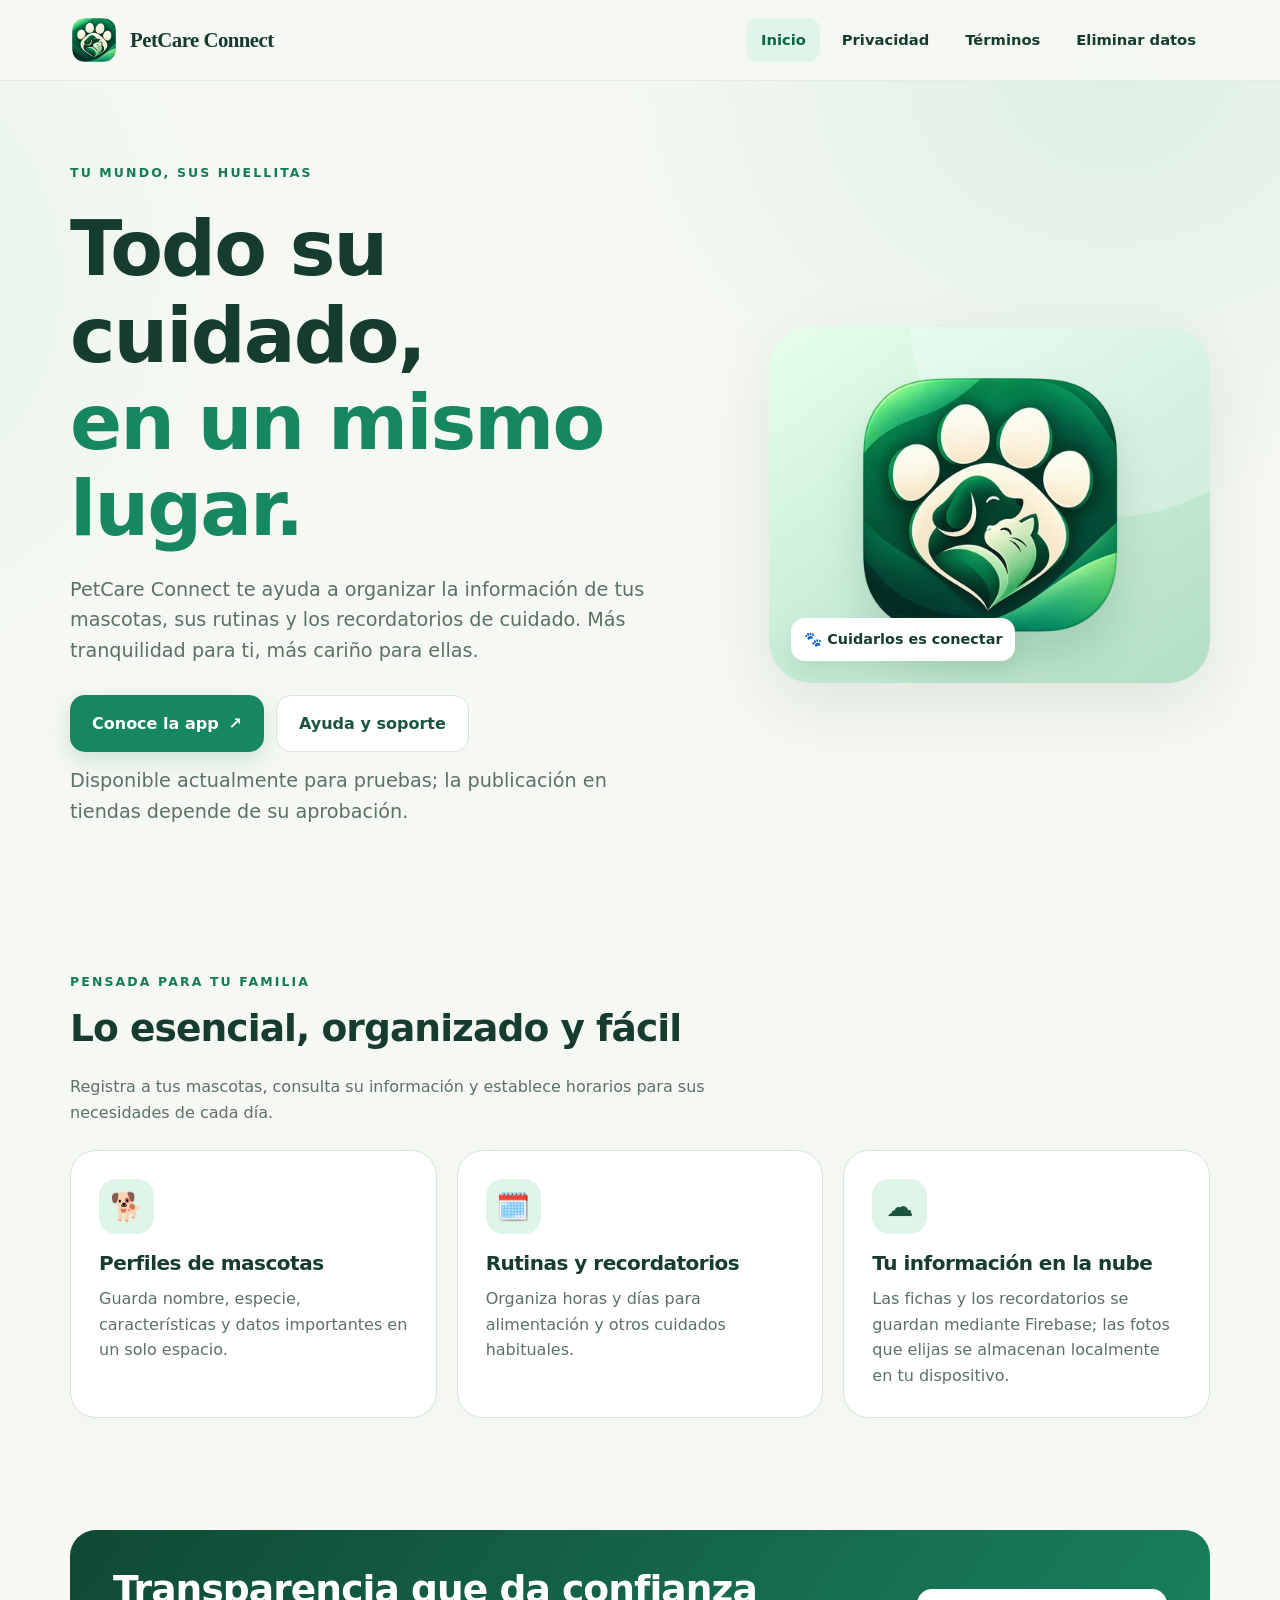
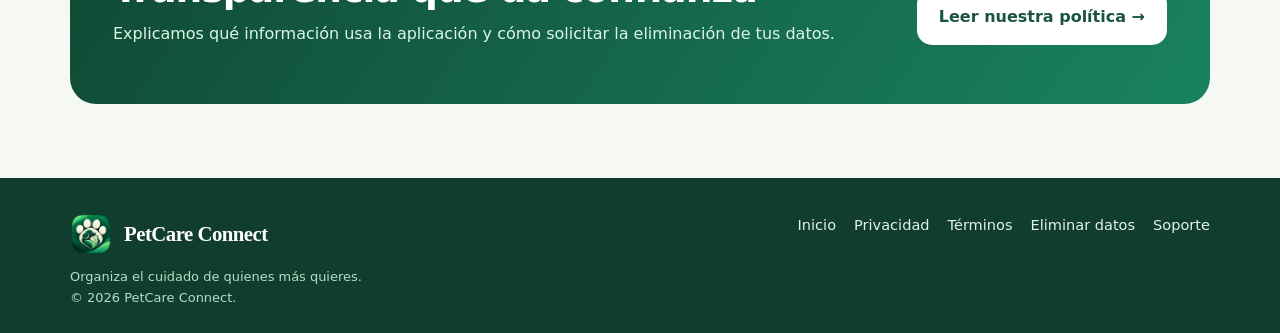
<file: meta-site/index.html>
<!doctype html>
<html lang="es"><head><meta charset="utf-8"><meta name="viewport" content="width=device-width,initial-scale=1"><meta name="theme-color" content="#f6f8f3"><meta name="description" content="PetCare Connect: organiza la información, cuidados y recordatorios de tus mascotas. Consulta nuestros términos, privacidad y soporte."><link rel="icon" type="image/png" href="favicon.png"><link rel="stylesheet" href="styles.css"><title>Inicio · PetCare Connect</title></head>
<body><header class="site-header"><div class="container topbar"><a href="index.html" class="brand" aria-label="PetCare Connect, inicio"><img src="petcare-mark.webp" alt="" width="48" height="48">PetCare Connect</a><button class="mobile-menu" type="button" data-menu aria-expanded="false" aria-controls="menu">☰ Menú</button><nav id="menu" class="topnav" data-nav aria-label="Navegación principal"><a href="index.html" aria-current=page>Inicio</a><a href="privacy.html" >Privacidad</a><a href="terms.html" >Términos</a><a href="delete-data.html" >Eliminar datos</a></nav></div></header>
<main><section class="container hero"><div><span class="eyebrow">Tu mundo, sus huellitas</span><h1>Todo su cuidado,<br><em>en un mismo lugar.</em></h1><p>PetCare Connect te ayuda a organizar la información de tus mascotas, sus rutinas y los recordatorios de cuidado. Más tranquilidad para ti, más cariño para ellas.</p><div class="actions"><a class="btn" href="#funciones">Conoce la app <span aria-hidden="true">↗</span></a><a class="btn ghost" href="delete-data.html">Ayuda y soporte</a></div><p class="hint">Disponible actualmente para pruebas; la publicación en tiendas depende de su aprobación.</p></div><div class="hero-art" aria-label="Logotipo PetCare Connect"><img src="petcare-mark.webp" alt="PetCare Connect: huella con perro y gato" width="280" height="280"><div class="float">🐾 Cuidarlos es conectar</div></div></section>
<section class="section" id="funciones"><div class="container"><div class="section-heading"><div class="eyebrow">Pensada para tu familia</div><h2>Lo esencial, organizado y fácil</h2><p>Registra a tus mascotas, consulta su información y establece horarios para sus necesidades de cada día.</p></div><div class="grid"><article class="card"><div class="card-icon" aria-hidden="true">🐕</div><h3>Perfiles de mascotas</h3><p>Guarda nombre, especie, características y datos importantes en un solo espacio.</p></article><article class="card"><div class="card-icon" aria-hidden="true">🗓️</div><h3>Rutinas y recordatorios</h3><p>Organiza horas y días para alimentación y otros cuidados habituales.</p></article><article class="card"><div class="card-icon" aria-hidden="true">☁️</div><h3>Tu información en la nube</h3><p>Las fichas y los recordatorios se guardan mediante Firebase; las fotos que elijas se almacenan localmente en tu dispositivo.</p></article></div></div></section>
<section class="section"><div class="container"><div class="callout"><div><h2>Transparencia que da confianza</h2><p>Explicamos qué información usa la aplicación y cómo solicitar la eliminación de tus datos.</p></div><a class="btn" href="privacy.html">Leer nuestra política →</a></div></div></section></main>
<footer><div class="container foot"><div><a href="index.html" class="brand"><img src="petcare-mark.webp" alt="" width="42" height="42">PetCare Connect</a><small>Organiza el cuidado de quienes más quieres.<br>© 2026 PetCare Connect.</small></div><nav aria-label="Enlaces legales"><a href="index.html" aria-current=page>Inicio</a><a href="privacy.html" >Privacidad</a><a href="terms.html" >Términos</a><a href="delete-data.html" >Eliminar datos</a><a href="mailto:petcareconnect.soporte@gmail.com">Soporte</a></nav></div></footer><script defer src="site.js"></script></body></html>
</file>
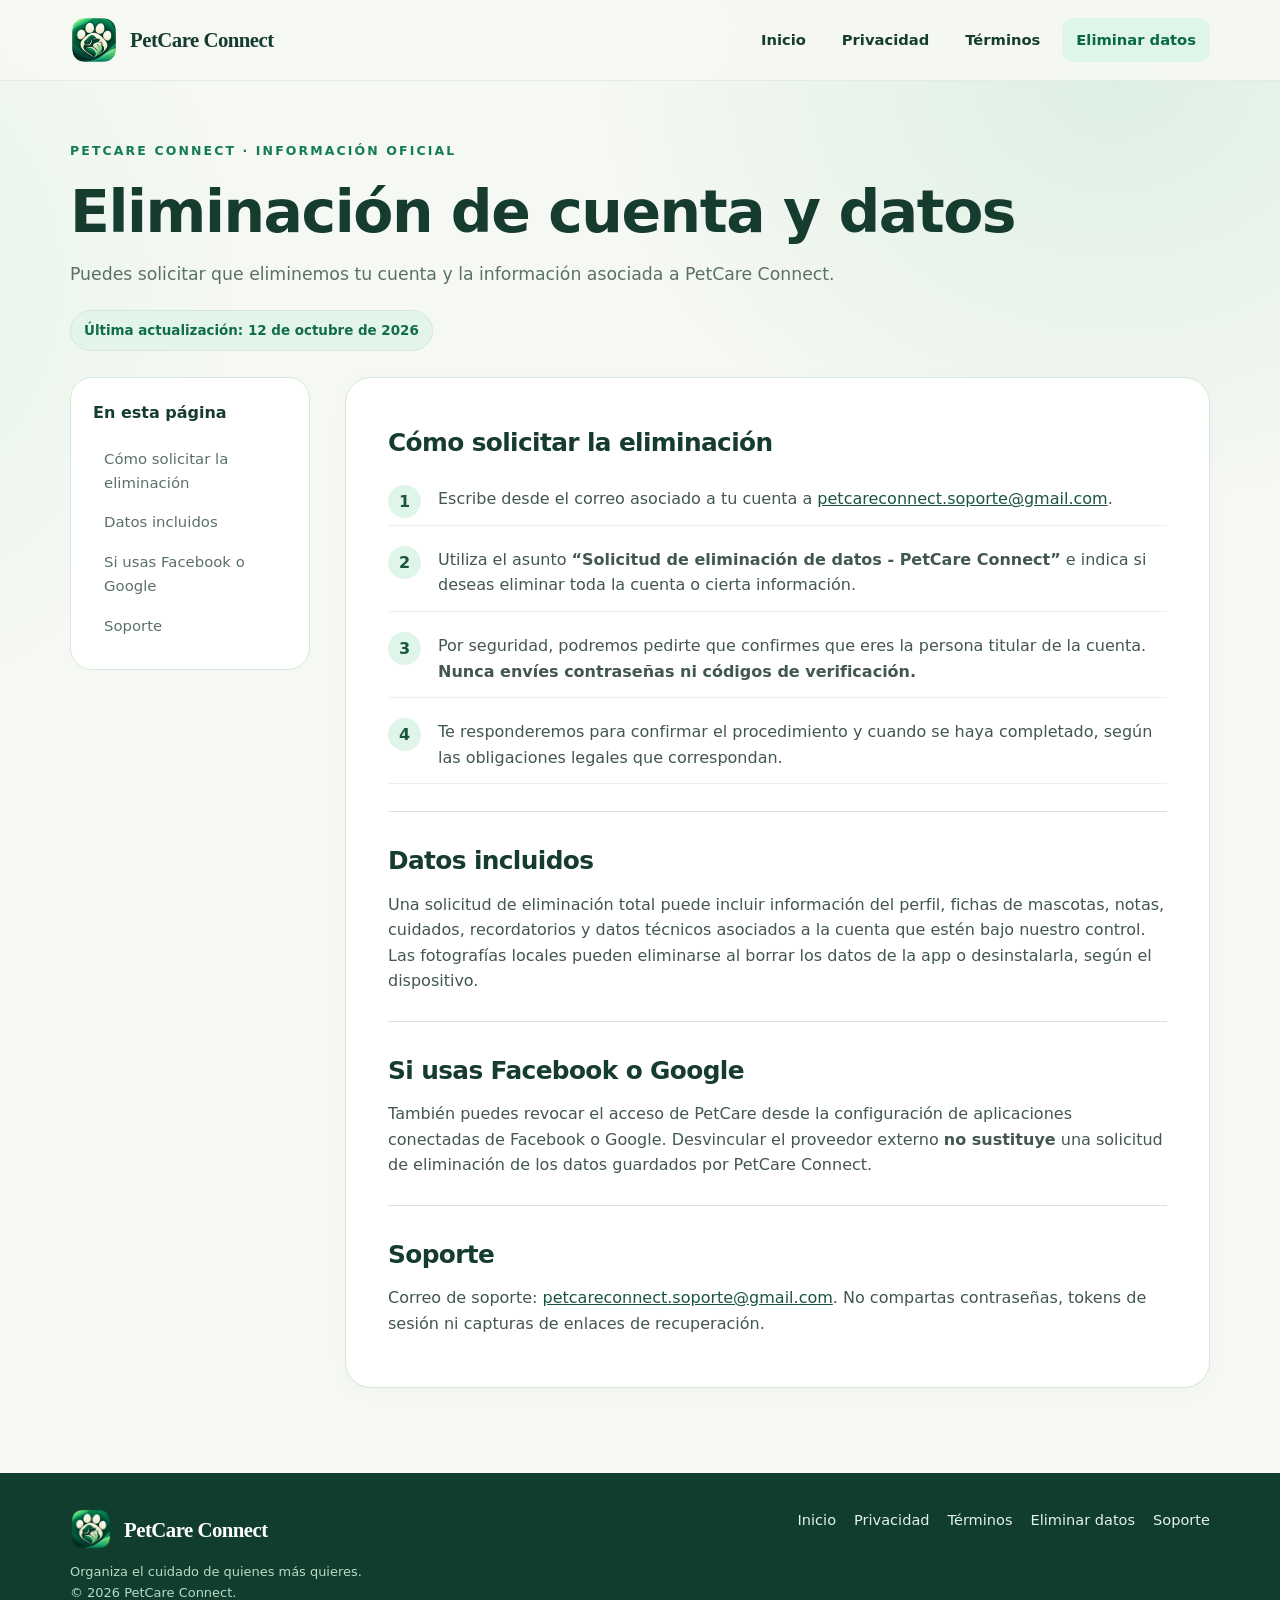
<file: meta-site/delete-data.html>
<!doctype html>
<html lang="es"><head><meta charset="utf-8"><meta name="viewport" content="width=device-width,initial-scale=1"><meta name="theme-color" content="#f6f8f3"><meta name="description" content="PetCare Connect: organiza la información, cuidados y recordatorios de tus mascotas. Consulta nuestros términos, privacidad y soporte."><link rel="icon" type="image/png" href="favicon.png"><link rel="stylesheet" href="styles.css"><title>Eliminación de cuenta y datos · PetCare Connect</title></head>
<body><header class="site-header"><div class="container topbar"><a href="index.html" class="brand" aria-label="PetCare Connect, inicio"><img src="petcare-mark.webp" alt="" width="48" height="48">PetCare Connect</a><button class="mobile-menu" type="button" data-menu aria-expanded="false" aria-controls="menu">☰ Menú</button><nav id="menu" class="topnav" data-nav aria-label="Navegación principal"><a href="index.html" >Inicio</a><a href="privacy.html" >Privacidad</a><a href="terms.html" >Términos</a><a href="delete-data.html" aria-current=page>Eliminar datos</a></nav></div></header>
<main class="container"><div class="page-hero"><span class="eyebrow">PetCare Connect · Información oficial</span><h1>Eliminación de cuenta y datos</h1><p>Puedes solicitar que eliminemos tu cuenta y la información asociada a PetCare Connect.</p><div class="chip">Última actualización: 12 de octubre de 2026</div></div><div class="doc-layout"><aside class="toc"><strong>En esta página</strong><a href="#solicitud">Cómo solicitar la eliminación</a><a href="#incluye">Datos incluidos</a><a href="#facebook">Si usas Facebook o Google</a><a href="#contacto">Soporte</a></aside><article class="article"><section id="solicitud"><h2>Cómo solicitar la eliminación</h2><ol class="steps"><li>Escribe desde el correo asociado a tu cuenta a <a href="mailto:petcareconnect.soporte@gmail.com?subject=Solicitud%20de%20eliminaci%C3%B3n%20de%20datos%20-%20PetCare%20Connect">petcareconnect.soporte@gmail.com</a>.</li><li>Utiliza el asunto <strong>“Solicitud de eliminación de datos - PetCare Connect”</strong> e indica si deseas eliminar toda la cuenta o cierta información.</li><li>Por seguridad, podremos pedirte que confirmes que eres la persona titular de la cuenta. <strong>Nunca envíes contraseñas ni códigos de verificación.</strong></li><li>Te responderemos para confirmar el procedimiento y cuando se haya completado, según las obligaciones legales que correspondan.</li></ol></section><section id="incluye"><h2>Datos incluidos</h2><p>Una solicitud de eliminación total puede incluir información del perfil, fichas de mascotas, notas, cuidados, recordatorios y datos técnicos asociados a la cuenta que estén bajo nuestro control. Las fotografías locales pueden eliminarse al borrar los datos de la app o desinstalarla, según el dispositivo.</p></section><section id="facebook"><h2>Si usas Facebook o Google</h2><p>También puedes revocar el acceso de PetCare desde la configuración de aplicaciones conectadas de Facebook o Google. Desvincular el proveedor externo <strong>no sustituye</strong> una solicitud de eliminación de los datos guardados por PetCare Connect.</p></section><section id="contacto"><h2>Soporte</h2><p>Correo de soporte: <a href="mailto:petcareconnect.soporte@gmail.com">petcareconnect.soporte@gmail.com</a>. No compartas contraseñas, tokens de sesión ni capturas de enlaces de recuperación.</p></section></article></div></main>
<footer><div class="container foot"><div><a href="index.html" class="brand"><img src="petcare-mark.webp" alt="" width="42" height="42">PetCare Connect</a><small>Organiza el cuidado de quienes más quieres.<br>© 2026 PetCare Connect.</small></div><nav aria-label="Enlaces legales"><a href="index.html" >Inicio</a><a href="privacy.html" >Privacidad</a><a href="terms.html" >Términos</a><a href="delete-data.html" aria-current=page>Eliminar datos</a><a href="mailto:petcareconnect.soporte@gmail.com">Soporte</a></nav></div></footer><script defer src="site.js"></script></body></html>
</file>
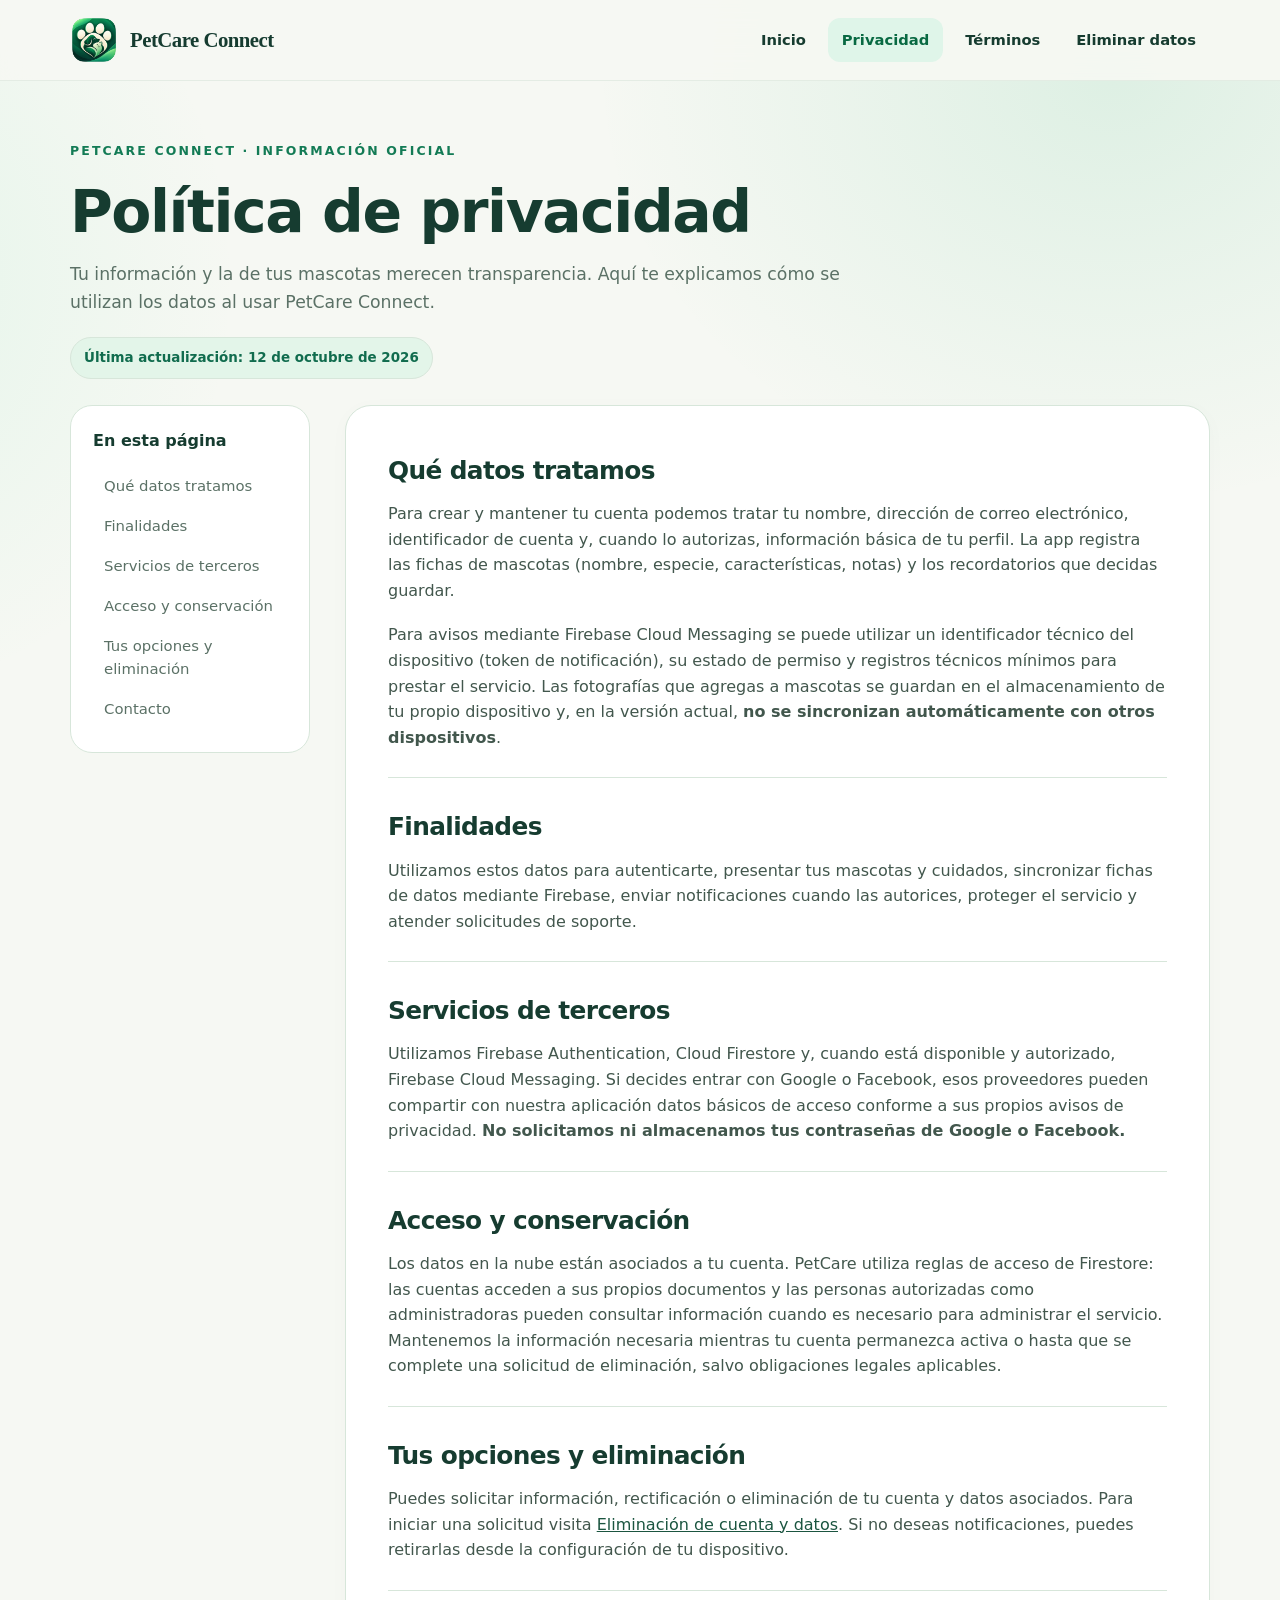
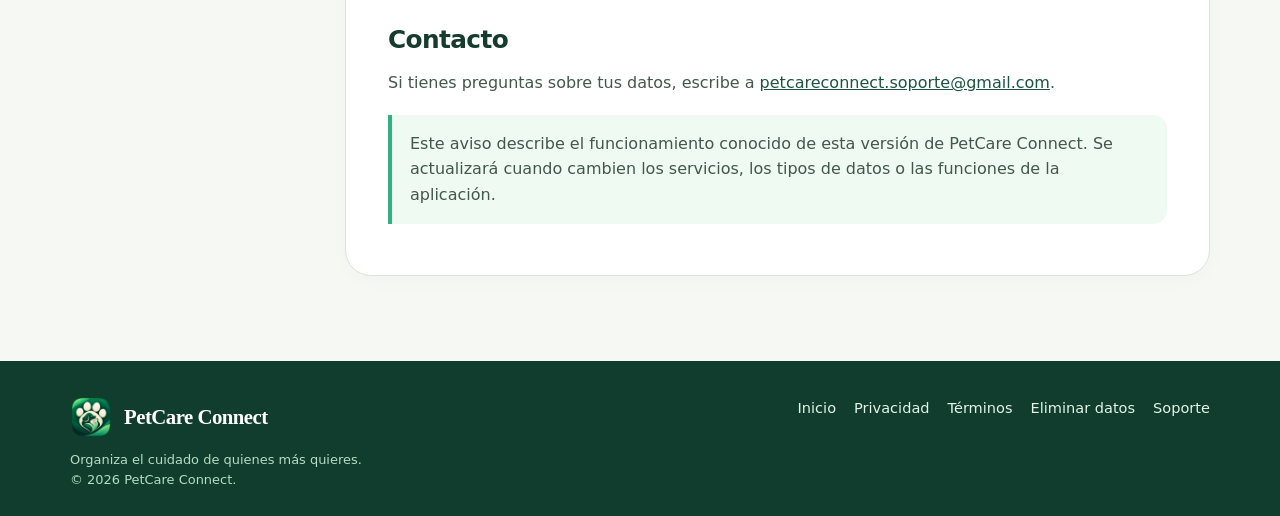
<file: meta-site/privacy.html>
<!doctype html>
<html lang="es"><head><meta charset="utf-8"><meta name="viewport" content="width=device-width,initial-scale=1"><meta name="theme-color" content="#f6f8f3"><meta name="description" content="PetCare Connect: organiza la información, cuidados y recordatorios de tus mascotas. Consulta nuestros términos, privacidad y soporte."><link rel="icon" type="image/png" href="favicon.png"><link rel="stylesheet" href="styles.css"><title>Política de privacidad · PetCare Connect</title></head>
<body><header class="site-header"><div class="container topbar"><a href="index.html" class="brand" aria-label="PetCare Connect, inicio"><img src="petcare-mark.webp" alt="" width="48" height="48">PetCare Connect</a><button class="mobile-menu" type="button" data-menu aria-expanded="false" aria-controls="menu">☰ Menú</button><nav id="menu" class="topnav" data-nav aria-label="Navegación principal"><a href="index.html" >Inicio</a><a href="privacy.html" aria-current=page>Privacidad</a><a href="terms.html" >Términos</a><a href="delete-data.html" >Eliminar datos</a></nav></div></header>
<main class="container"><div class="page-hero"><span class="eyebrow">PetCare Connect · Información oficial</span><h1>Política de privacidad</h1><p>Tu información y la de tus mascotas merecen transparencia. Aquí te explicamos cómo se utilizan los datos al usar PetCare Connect.</p><div class="chip">Última actualización: 12 de octubre de 2026</div></div><div class="doc-layout"><aside class="toc"><strong>En esta página</strong><a href="#datos">Qué datos tratamos</a><a href="#uso">Finalidades</a><a href="#terceros">Servicios de terceros</a><a href="#proteccion">Acceso y conservación</a><a href="#derechos">Tus opciones y eliminación</a><a href="#contacto">Contacto</a></aside><article class="article"><section id="datos"><h2>Qué datos tratamos</h2><p>Para crear y mantener tu cuenta podemos tratar tu nombre, dirección de correo electrónico, identificador de cuenta y, cuando lo autorizas, información básica de tu perfil. La app registra las fichas de mascotas (nombre, especie, características, notas) y los recordatorios que decidas guardar.</p><p>Para avisos mediante Firebase Cloud Messaging se puede utilizar un identificador técnico del dispositivo (token de notificación), su estado de permiso y registros técnicos mínimos para prestar el servicio. Las fotografías que agregas a mascotas se guardan en el almacenamiento de tu propio dispositivo y, en la versión actual, <strong>no se sincronizan automáticamente con otros dispositivos</strong>.</p></section><section id="uso"><h2>Finalidades</h2><p>Utilizamos estos datos para autenticarte, presentar tus mascotas y cuidados, sincronizar fichas de datos mediante Firebase, enviar notificaciones cuando las autorices, proteger el servicio y atender solicitudes de soporte.</p></section><section id="terceros"><h2>Servicios de terceros</h2><p>Utilizamos Firebase Authentication, Cloud Firestore y, cuando está disponible y autorizado, Firebase Cloud Messaging. Si decides entrar con Google o Facebook, esos proveedores pueden compartir con nuestra aplicación datos básicos de acceso conforme a sus propios avisos de privacidad. <strong>No solicitamos ni almacenamos tus contraseñas de Google o Facebook.</strong></p></section><section id="proteccion"><h2>Acceso y conservación</h2><p>Los datos en la nube están asociados a tu cuenta. PetCare utiliza reglas de acceso de Firestore: las cuentas acceden a sus propios documentos y las personas autorizadas como administradoras pueden consultar información cuando es necesario para administrar el servicio. Mantenemos la información necesaria mientras tu cuenta permanezca activa o hasta que se complete una solicitud de eliminación, salvo obligaciones legales aplicables.</p></section><section id="derechos"><h2>Tus opciones y eliminación</h2><p>Puedes solicitar información, rectificación o eliminación de tu cuenta y datos asociados. Para iniciar una solicitud visita <a href="delete-data.html">Eliminación de cuenta y datos</a>. Si no deseas notificaciones, puedes retirarlas desde la configuración de tu dispositivo.</p></section><section id="contacto"><h2>Contacto</h2><p>Si tienes preguntas sobre tus datos, escribe a <a href="mailto:petcareconnect.soporte@gmail.com">petcareconnect.soporte@gmail.com</a>.</p><p class="notice">Este aviso describe el funcionamiento conocido de esta versión de PetCare Connect. Se actualizará cuando cambien los servicios, los tipos de datos o las funciones de la aplicación.</p></section></article></div></main>
<footer><div class="container foot"><div><a href="index.html" class="brand"><img src="petcare-mark.webp" alt="" width="42" height="42">PetCare Connect</a><small>Organiza el cuidado de quienes más quieres.<br>© 2026 PetCare Connect.</small></div><nav aria-label="Enlaces legales"><a href="index.html" >Inicio</a><a href="privacy.html" aria-current=page>Privacidad</a><a href="terms.html" >Términos</a><a href="delete-data.html" >Eliminar datos</a><a href="mailto:petcareconnect.soporte@gmail.com">Soporte</a></nav></div></footer><script defer src="site.js"></script></body></html>
</file>
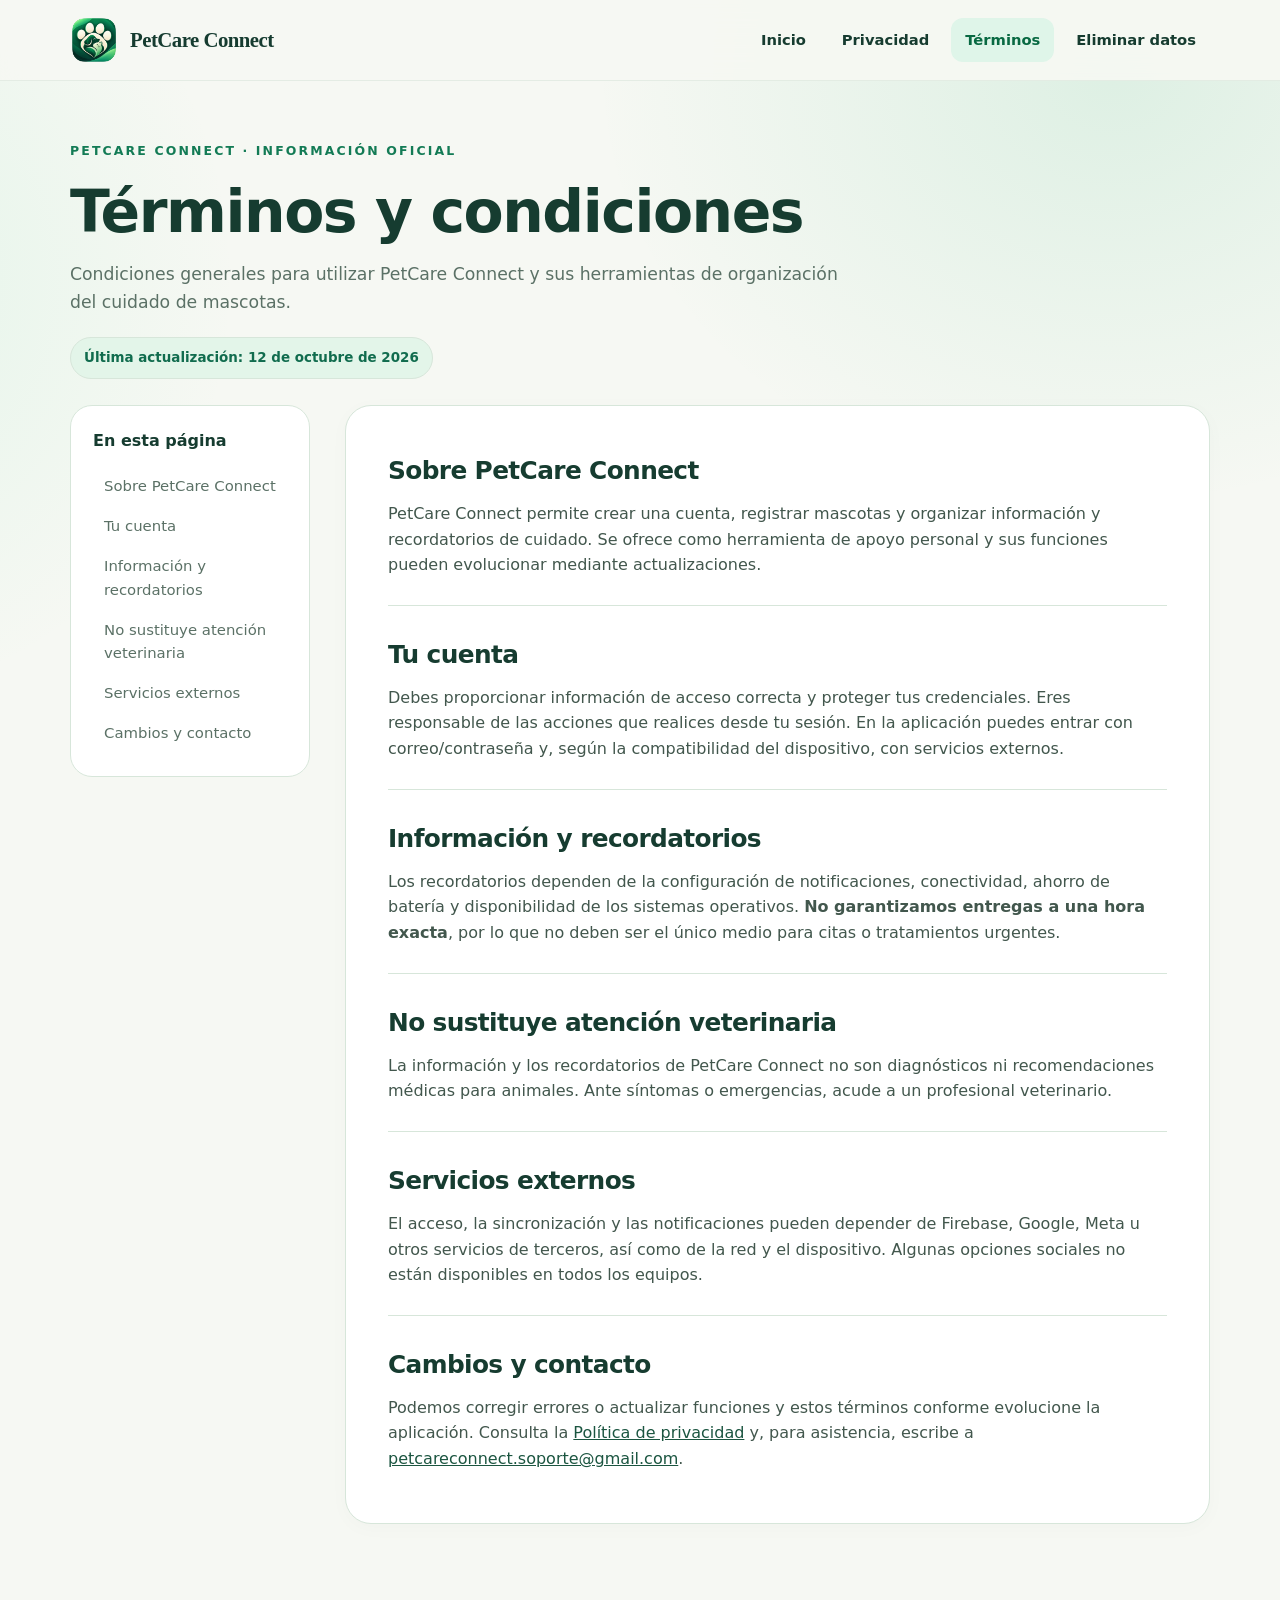
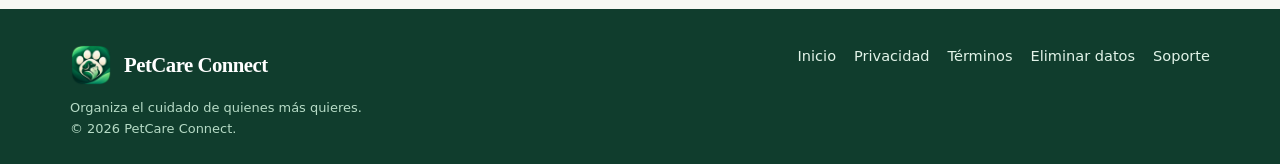
<file: meta-site/terms.html>
<!doctype html>
<html lang="es"><head><meta charset="utf-8"><meta name="viewport" content="width=device-width,initial-scale=1"><meta name="theme-color" content="#f6f8f3"><meta name="description" content="PetCare Connect: organiza la información, cuidados y recordatorios de tus mascotas. Consulta nuestros términos, privacidad y soporte."><link rel="icon" type="image/png" href="favicon.png"><link rel="stylesheet" href="styles.css"><title>Términos y condiciones · PetCare Connect</title></head>
<body><header class="site-header"><div class="container topbar"><a href="index.html" class="brand" aria-label="PetCare Connect, inicio"><img src="petcare-mark.webp" alt="" width="48" height="48">PetCare Connect</a><button class="mobile-menu" type="button" data-menu aria-expanded="false" aria-controls="menu">☰ Menú</button><nav id="menu" class="topnav" data-nav aria-label="Navegación principal"><a href="index.html" >Inicio</a><a href="privacy.html" >Privacidad</a><a href="terms.html" aria-current=page>Términos</a><a href="delete-data.html" >Eliminar datos</a></nav></div></header>
<main class="container"><div class="page-hero"><span class="eyebrow">PetCare Connect · Información oficial</span><h1>Términos y condiciones</h1><p>Condiciones generales para utilizar PetCare Connect y sus herramientas de organización del cuidado de mascotas.</p><div class="chip">Última actualización: 12 de octubre de 2026</div></div><div class="doc-layout"><aside class="toc"><strong>En esta página</strong><a href="#servicio">Sobre PetCare Connect</a><a href="#cuenta">Tu cuenta</a><a href="#recordatorios">Información y recordatorios</a><a href="#veterinaria">No sustituye atención veterinaria</a><a href="#servicios">Servicios externos</a><a href="#cambios">Cambios y contacto</a></aside><article class="article"><section id="servicio"><h2>Sobre PetCare Connect</h2><p>PetCare Connect permite crear una cuenta, registrar mascotas y organizar información y recordatorios de cuidado. Se ofrece como herramienta de apoyo personal y sus funciones pueden evolucionar mediante actualizaciones.</p></section><section id="cuenta"><h2>Tu cuenta</h2><p>Debes proporcionar información de acceso correcta y proteger tus credenciales. Eres responsable de las acciones que realices desde tu sesión. En la aplicación puedes entrar con correo/contraseña y, según la compatibilidad del dispositivo, con servicios externos.</p></section><section id="recordatorios"><h2>Información y recordatorios</h2><p>Los recordatorios dependen de la configuración de notificaciones, conectividad, ahorro de batería y disponibilidad de los sistemas operativos. <strong>No garantizamos entregas a una hora exacta</strong>, por lo que no deben ser el único medio para citas o tratamientos urgentes.</p></section><section id="veterinaria"><h2>No sustituye atención veterinaria</h2><p>La información y los recordatorios de PetCare Connect no son diagnósticos ni recomendaciones médicas para animales. Ante síntomas o emergencias, acude a un profesional veterinario.</p></section><section id="servicios"><h2>Servicios externos</h2><p>El acceso, la sincronización y las notificaciones pueden depender de Firebase, Google, Meta u otros servicios de terceros, así como de la red y el dispositivo. Algunas opciones sociales no están disponibles en todos los equipos.</p></section><section id="cambios"><h2>Cambios y contacto</h2><p>Podemos corregir errores o actualizar funciones y estos términos conforme evolucione la aplicación. Consulta la <a href="privacy.html">Política de privacidad</a> y, para asistencia, escribe a <a href="mailto:petcareconnect.soporte@gmail.com">petcareconnect.soporte@gmail.com</a>.</p></section></article></div></main>
<footer><div class="container foot"><div><a href="index.html" class="brand"><img src="petcare-mark.webp" alt="" width="42" height="42">PetCare Connect</a><small>Organiza el cuidado de quienes más quieres.<br>© 2026 PetCare Connect.</small></div><nav aria-label="Enlaces legales"><a href="index.html" >Inicio</a><a href="privacy.html" >Privacidad</a><a href="terms.html" aria-current=page>Términos</a><a href="delete-data.html" >Eliminar datos</a><a href="mailto:petcareconnect.soporte@gmail.com">Soporte</a></nav></div></footer><script defer src="site.js"></script></body></html>
</file>
<file: meta-site/styles.css>
:root{--bg:#f6f8f3;--surface:#fff;--ink:#163c30;--ink2:#1b5540;--green:#178761;--green2:#31b181;--mint:#dff5e9;--muted:#5b7166;--border:#d7e6da;--shadow:0 22px 68px rgba(18,62,42,.10);--radius:26px}
*{box-sizing:border-box}html{scroll-behavior:smooth}body{margin:0;background:var(--bg);color:var(--ink);font-family:'DM Sans',system-ui,-apple-system,'Segoe UI',sans-serif;line-height:1.6;-webkit-font-smoothing:antialiased}
body::before{content:'';position:absolute;z-index:-1;left:0;right:0;top:0;height:740px;background:radial-gradient(ellipse 45% 65% at 87% 10%,rgba(45,180,116,.12),transparent 90%),radial-gradient(ellipse 32% 60% at -12% 38%,rgba(107,225,169,.13),transparent 95%)}
a{color:var(--ink2)}a:hover{color:var(--green)}a:focus-visible,button:focus-visible,input:focus-visible{outline:3px solid #43bd88;outline-offset:4px}img{max-width:100%;height:auto}h1,h2,h3{font-family:'Outfit',system-ui,sans-serif;line-height:1.13;letter-spacing:-.025em}h1{font-size:clamp(2.55rem,6vw,5rem);font-weight:800;margin:.28em 0}h2{font-size:clamp(1.65rem,3vw,2.35rem);margin:.4em 0 .65em}h3{font-size:1.25rem}p{margin:.7em 0 1.2em}header.site-header{position:sticky;top:0;z-index:5;background:rgba(246,248,243,.94);backdrop-filter:blur(16px);border-bottom:1px solid rgba(22,92,57,.08)}
.container{width:min(1140px,calc(100% - 44px));margin-inline:auto}.topbar{display:flex;align-items:center;justify-content:space-between;gap:20px;min-height:80px}.brand{display:flex;align-items:center;gap:12px;text-decoration:none;color:var(--ink);font-family:'Outfit';font-size:1.3rem;font-weight:800;letter-spacing:-.025em}.brand img{width:48px;height:48px;border-radius:14px}.topnav{display:flex;align-items:center;gap:8px}.topnav a{text-decoration:none;font-weight:700;font-size:.92rem;padding:10px 14px;border-radius:12px;color:var(--ink)}.topnav a:hover,.topnav a[aria-current=page]{background:var(--mint);color:#086942}.mobile-menu{display:none;border:1px solid var(--border);padding:9px 12px;border-radius:12px;background:#fff;color:var(--ink);font:inherit;font-weight:700;cursor:pointer}
.hero{padding:78px 0 84px;display:grid;grid-template-columns:1.18fr .82fr;gap:65px;align-items:center}.eyebrow{color:#137b55;text-transform:uppercase;letter-spacing:.17em;font-size:.78rem;font-weight:800}.hero h1 em{color:var(--green);font-style:normal}.hero p{color:var(--muted);font-size:1.2rem;max-width:600px}.actions{display:flex;flex-wrap:wrap;gap:12px;margin-top:28px}.btn{display:inline-flex;align-items:center;justify-content:center;gap:10px;border:0;border-radius:15px;padding:15px 22px;font-weight:800;font-size:1rem;text-decoration:none;cursor:pointer;transition:transform .17s,box-shadow .17s;background:var(--green);color:#fff;box-shadow:0 8px 22px rgba(21,135,91,.19)}.btn:hover{transform:translateY(-2px);color:#fff}.btn.ghost{background:#fff;color:var(--ink2);border:1px solid var(--border);box-shadow:none}.btn.ghost:hover{color:var(--green)}.hero-art{border-radius:42px;background:linear-gradient(145deg,#e7ffed,#c9edd9 50%,#b3dec4);padding:38px;box-shadow:var(--shadow);position:relative;min-height:350px;display:grid;place-items:center;overflow:hidden}.hero-art::before{content:'';position:absolute;background:rgba(255,255,255,.27);height:400px;width:400px;border-radius:100%;top:-210px;right:-100px}.hero-art img{width:min(280px,95%);filter:drop-shadow(0 26px 20px rgba(7,64,38,.15));position:relative}.chip{display:inline-flex;padding:9px 13px;border:1px solid var(--border);border-radius:999px;color:#116c4e;background:#e3f5e9;font-weight:800;font-size:.84rem}.hero-art .float{position:absolute;bottom:22px;left:22px;border-radius:14px;background:#fff;padding:10px 13px;box-shadow:0 12px 24px rgba(17,93,59,.1);font-weight:800;font-size:.9rem}.section{padding:38px 0 74px}.section-heading{max-width:660px;margin-bottom:25px}.section-heading p{color:var(--muted)}.grid{display:grid;grid-template-columns:repeat(3,1fr);gap:20px}.card{background:#fff;border-radius:var(--radius);border:1px solid var(--border);padding:28px;box-shadow:0 4px 20px rgba(15,54,39,.025)}.card-icon{display:grid;place-items:center;width:55px;height:55px;border-radius:17px;background:var(--mint);color:var(--ink2);font-size:1.7rem}.card h3{margin:18px 0 7px}.card p{color:var(--muted);margin-bottom:0}.callout{background:linear-gradient(125deg,#104934,#198260);padding:38px 43px;color:#fff;border-radius:var(--radius);display:flex;gap:20px;align-items:center;justify-content:space-between}.callout p{color:#ddf5e8;max-width:740px}.callout h2{margin:0}.callout .btn{background:#fff;color:var(--ink2);box-shadow:none}.callout .btn:hover{color:var(--green)}
.page-hero{padding:56px 0 26px}.page-hero h1{font-size:clamp(2.35rem,5vw,3.65rem)}.page-hero p{max-width:780px;font-size:1.08rem;color:var(--muted)}.doc-layout{display:grid;grid-template-columns:240px 1fr;gap:35px;align-items:start;padding-bottom:85px}.toc{position:sticky;top:106px;background:#fff;border:1px solid var(--border);border-radius:22px;padding:22px}.toc strong{display:block;margin-bottom:14px}.toc a{display:block;text-decoration:none;padding:8px 11px;color:var(--muted);font-size:.93rem;border-radius:10px}.toc a:hover{color:var(--green);background:var(--mint)}.article{background:#fff;border:1px solid var(--border);border-radius:26px;padding:32px 42px;box-shadow:0 4px 20px rgba(15,54,39,.025);overflow-wrap:anywhere}.article section+section{border-top:1px solid var(--border);padding-top:16px;margin-top:27px}.article p,.article li{color:#42574d}.article li{margin-bottom:8px}.article h2{font-size:1.55rem;margin-top:19px}.article ul{padding-left:24px}.notice{border-left:4px solid var(--green2);background:#effaf2;padding:16px 18px;border-radius:0 14px 14px 0}.steps{counter-reset:step;list-style:none;padding:0}.steps li{counter-increment:step;padding:13px 0 13px 50px;position:relative;border-bottom:1px solid #e9f1ea}.steps li:before{content:counter(step);width:33px;height:33px;border-radius:100%;position:absolute;left:0;top:12px;background:var(--mint);color:var(--ink2);display:grid;place-items:center;font-weight:800}
footer{background:#103d2d;color:#e8f6ee;padding:35px 0 25px}.foot{display:flex;align-items:flex-start;justify-content:space-between;gap:20px}.foot .brand{color:#fff}.foot nav{display:flex;gap:18px;flex-wrap:wrap}.foot nav a{color:#e2f4e9;text-decoration:none;font-size:.91rem}.foot small{color:#b6dbc6;display:block;margin-top:12px;font-size:.81rem}.foot .brand img{width:42px;height:42px}

.auth-area{min-height:calc(100dvh - 170px);padding:36px 0 60px;display:grid;place-items:center}.auth-shell{width:min(960px,100%);display:grid;grid-template-columns:.85fr 1.15fr;background:#fff;border:1px solid var(--border);border-radius:30px;box-shadow:var(--shadow);overflow:hidden}.auth-aside{background:linear-gradient(148deg,#0b4c35,#199565);padding:46px;color:white;position:relative}.auth-aside img{width:125px;border-radius:28px;filter:drop-shadow(0 14px 17px rgba(0,0,0,.18))}.auth-aside h2{font-size:2.65rem;margin:22px 0}.auth-aside p{color:#dcf5e7}.auth-panel{padding:48px;align-self:center}.auth-panel h1{font-size:clamp(2rem,4vw,2.55rem);margin:13px 0}.auth-panel p{color:var(--muted)}.auth-box{background:#eaf7ee;border:1px solid #cdecd9;border-radius:15px;color:#0c6745;padding:12px 14px;overflow-wrap:anywhere;font-size:.9rem}.form-row{margin-top:18px}.form-row label{display:block;font-weight:800;margin:0 0 7px}.field{display:flex;align-items:center;gap:8px;border:1.5px solid var(--border);border-radius:14px;padding:0 12px;background:#fff}.field:focus-within{border-color:var(--green2);box-shadow:0 0 0 4px #2bb47721}.field input{border:0;outline:0;padding:15px 0;flex:1;min-width:0;color:var(--ink);font:inherit;font-size:1rem}.field button{border:0;background:none;padding:8px;font:inherit;cursor:pointer;color:var(--ink2)}.hint{font-size:.82rem;color:var(--muted)!important}.strength{height:7px;border-radius:7px;margin-top:11px;background:#e4ebe4;overflow:hidden}.strength span{height:100%;display:block;width:0;background:#df9c39;transition:width .15s}.alert{border:1px solid #f6b0a8;background:#fff1ef;color:#9c2e22;padding:14px;border-radius:12px}.success-icon{font-size:2.2rem;width:70px;height:70px;border-radius:23px;background:var(--mint);display:grid;place-items:center;color:var(--green);margin-bottom:20px}.loading{display:flex;align-items:center;gap:12px;color:var(--muted)}.spinner{height:21px;width:21px;border:3px solid var(--border);border-right-color:var(--green);border-radius:50%;animation:spin .6s linear infinite}@keyframes spin{to{transform:rotate(360deg)}}
[hidden]{display:none!important}
@media(max-width:860px){.hero{grid-template-columns:1fr;gap:28px;padding:58px 0 40px}.hero-art{min-height:290px}.grid{grid-template-columns:repeat(2,1fr)}.doc-layout{grid-template-columns:1fr}.toc{position:static}.toc a{display:inline-flex}.auth-aside{padding:32px}.auth-panel{padding:32px}}
@media(max-width:600px){.container{width:min(100% - 28px,1140px)}.topbar{min-height:68px;flex-wrap:wrap}.brand{font-size:1.16rem}.brand img{width:42px;height:42px}.mobile-menu{display:block}.topnav{display:none;flex-basis:100%;flex-direction:column;align-items:stretch;gap:0;padding-bottom:12px}.topnav.open{display:flex}.topnav a{padding:11px}.hero{padding:42px 0}.hero h1{font-size:2.65rem}.hero p{font-size:1rem}.hero-art{min-height:290px}.hero-art img{width:230px}.grid{grid-template-columns:1fr}.section{padding:18px 0 50px}.callout{padding:26px;display:block}.callout .btn{margin-top:10px}.page-hero{padding-top:34px}.article{padding:23px}.doc-layout{padding-bottom:48px}.foot{display:block}.foot nav{margin-top:20px}.auth-shell{grid-template-columns:1fr}.auth-aside{padding:20px 24px;display:flex;align-items:center;gap:16px}.auth-aside img{width:64px}.auth-aside h2{font-size:1.4rem;margin:0}.auth-aside p{display:none}.auth-panel{padding:25px}.auth-area{padding:24px 0 40px}}
@media(prefers-reduced-motion:reduce){html{scroll-behavior:auto}*,*:before,*:after{animation-duration:.01ms!important;transition-duration:.01ms!important}}

.btn.full{width:100%;margin-top:24px}
</file>
